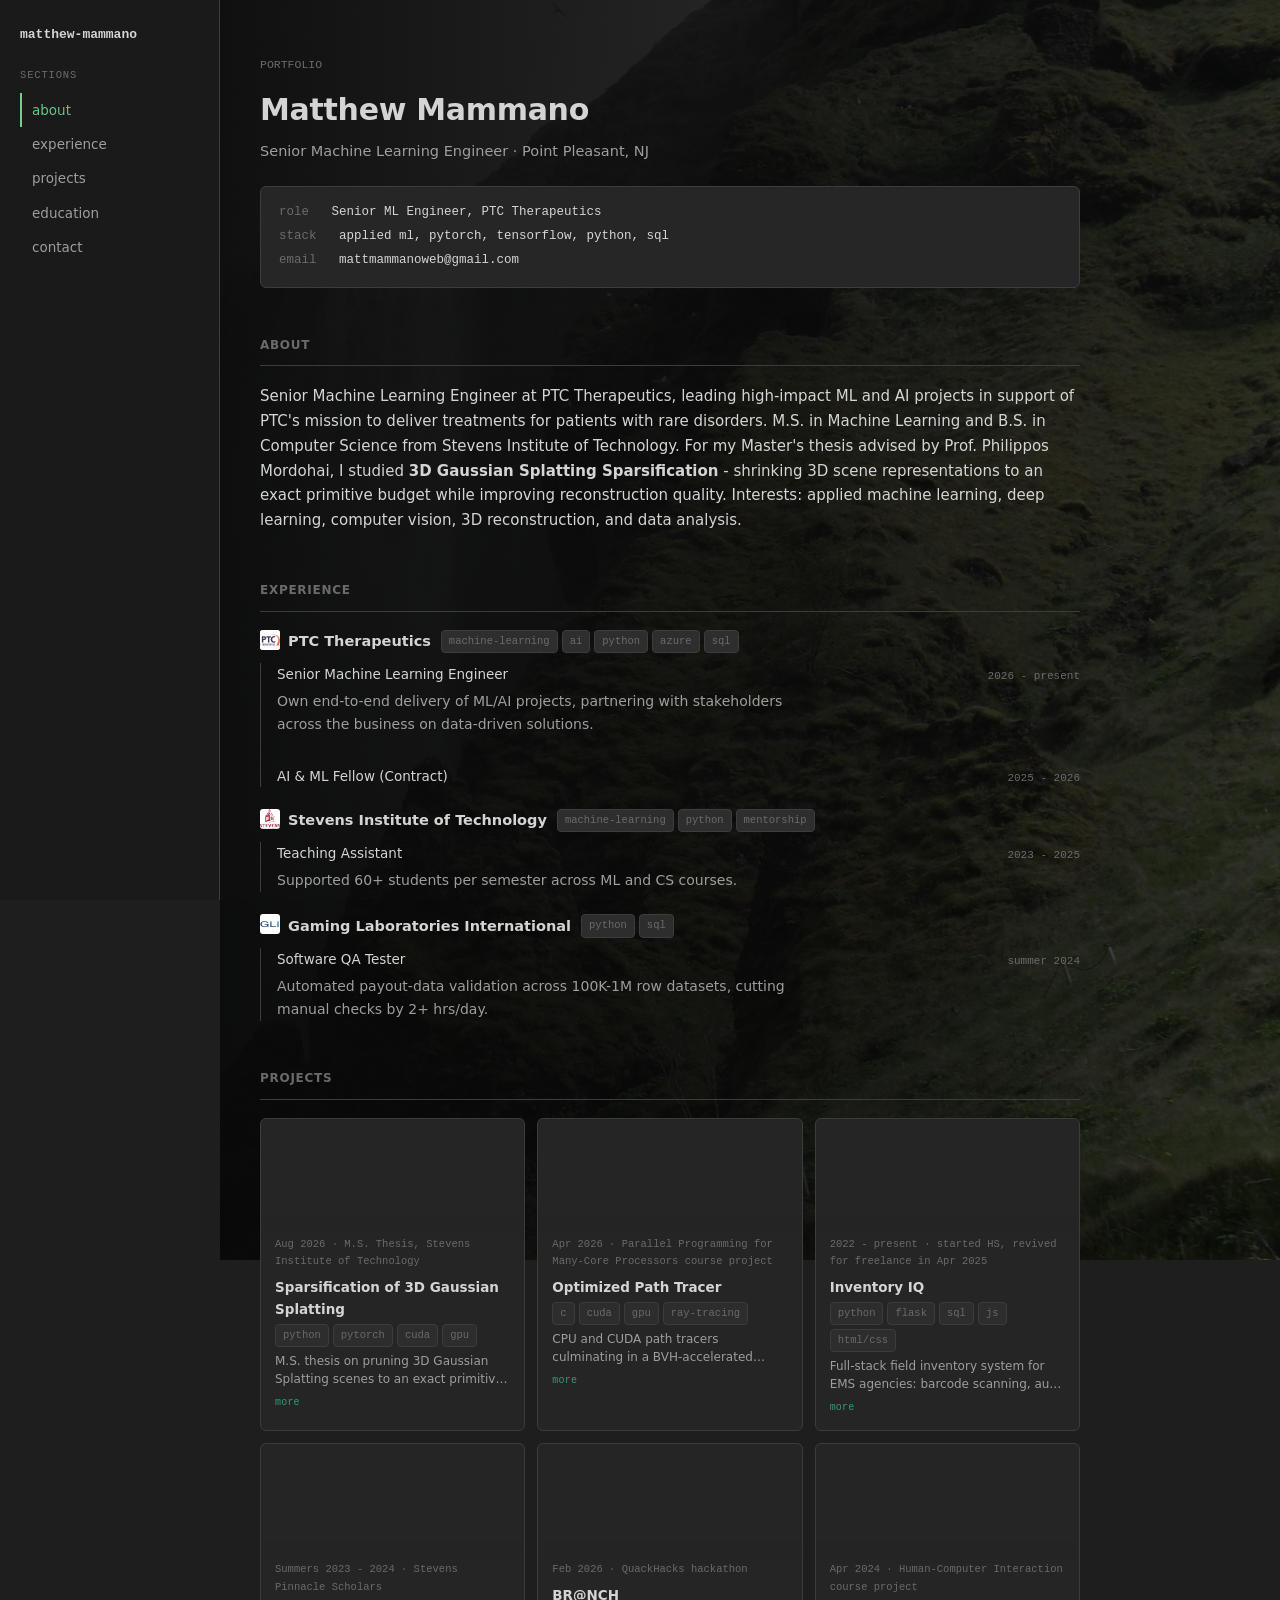
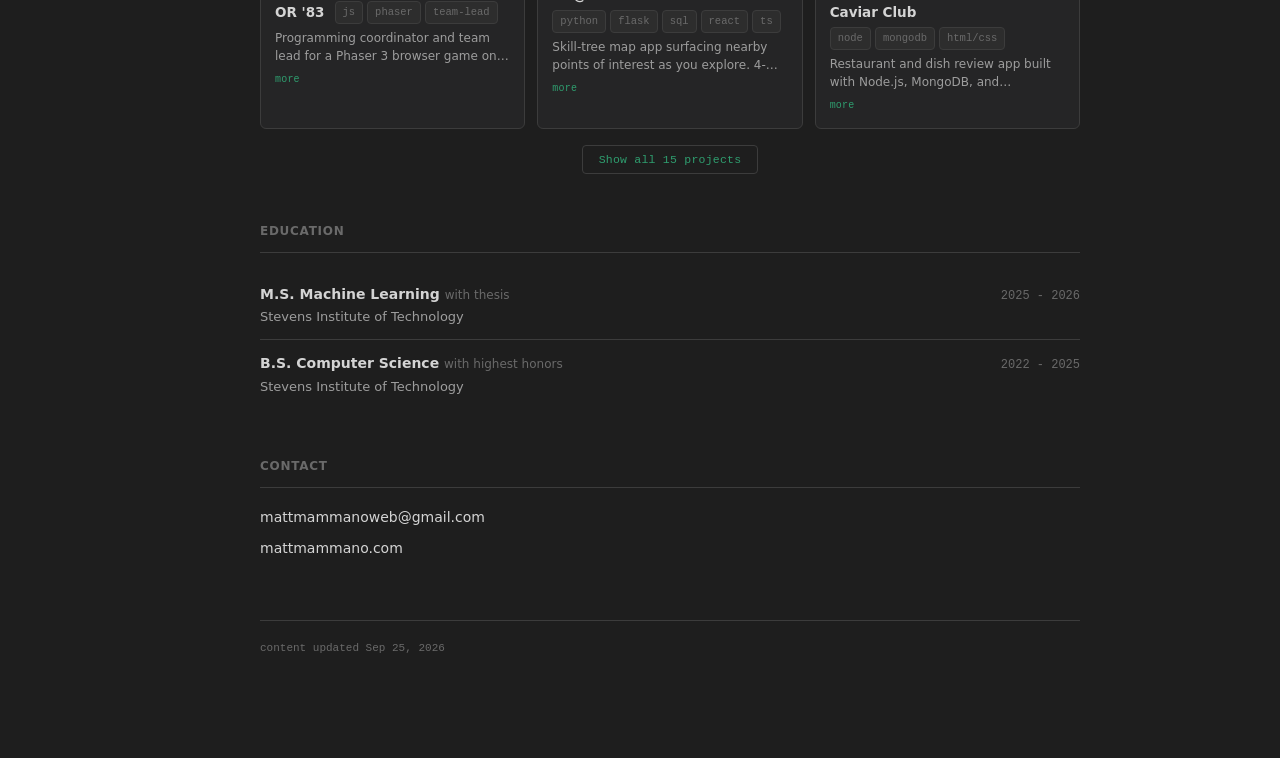
<file: index.html>
<!doctype html>
<html lang="en">
<head>
<meta charset="utf-8">
<meta http-equiv="Content-Security-Policy" content="default-src 'self'; script-src 'self'; style-src 'self' https://fonts.googleapis.com; font-src 'self' https://fonts.gstatic.com; img-src 'self' data:; connect-src 'self' https://github-contributions-api.jogruber.de; form-action 'none'; object-src 'none'; base-uri 'self'">
<meta name="viewport" content="width=device-width, initial-scale=1, viewport-fit=cover">
<title>Matthew Mammano | Senior Machine Learning Engineer</title>
<meta name="description" content="Matthew Mammano is a Senior Machine Learning Engineer at PTC Therapeutics with an M.S. in Machine Learning from Stevens Institute of Technology, working in applied ML, computer vision, and 3D reconstruction.">
<link rel="canonical" href="https://mattmammano.com/">
<meta property="og:type" content="profile">
<meta property="og:title" content="Matthew Mammano | Senior Machine Learning Engineer">
<meta property="og:description" content="Senior Machine Learning Engineer at PTC Therapeutics. M.S. in Machine Learning and B.S. in Computer Science from Stevens Institute of Technology.">
<meta property="og:url" content="https://mattmammano.com/">
<meta property="og:site_name" content="Matthew Mammano">
<meta property="og:locale" content="en_US">
<meta property="og:image" content="https://mattmammano.com/img/og-image.jpg">
<meta property="og:image:width" content="1200">
<meta property="og:image:height" content="630">
<meta property="og:image:alt" content="Waterfall in Iceland, photographed by Matthew Mammano">
<meta name="twitter:card" content="summary_large_image">
<meta name="twitter:title" content="Matthew Mammano | Senior Machine Learning Engineer">
<meta name="twitter:description" content="Senior Machine Learning Engineer at PTC Therapeutics. M.S. in Machine Learning and B.S. in Computer Science from Stevens Institute of Technology.">
<meta name="twitter:image" content="https://mattmammano.com/img/og-image.jpg">
<link rel="icon" type="image/png" sizes="32x32" href="Favicon/favicon-32x32.png">
<link rel="icon" type="image/png" sizes="16x16" href="Favicon/favicon-16x16.png">
<link rel="apple-touch-icon" sizes="180x180" href="Favicon/apple-touch-icon.png">
<link rel="mask-icon" href="Favicon/safari-pinned-tab.svg" color="#0c0c0c">
<link rel="manifest" href="Favicon/site.webmanifest">
<meta name="msapplication-config" content="Favicon/browserconfig.xml">
<meta name="msapplication-TileColor" content="#0c0c0c">
<meta name="theme-color" content="#0c0c0c">
<link rel="preconnect" href="https://fonts.googleapis.com">
<link rel="preconnect" href="https://fonts.gstatic.com" crossorigin>
<link rel="stylesheet" href="https://fonts.googleapis.com/css2?family=Roboto+Mono:wght@400;500;700&display=swap">
<link rel="stylesheet" href="style.css">
<script type="application/ld+json">
{
  "@context": "https://schema.org",
  "@type": "Person",
  "name": "Matthew Mammano",
  "url": "https://mattmammano.com/",
  "image": "https://mattmammano.com/img/og-image.jpg",
  "jobTitle": "Senior Machine Learning Engineer",
  "email": "mailto:mattmammanoweb@gmail.com",
  "worksFor": {
    "@type": "Organization",
    "name": "PTC Therapeutics"
  },
  "alumniOf": {
    "@type": "CollegeOrUniversity",
    "name": "Stevens Institute of Technology"
  },
  "address": {
    "@type": "PostalAddress",
    "addressLocality": "Point Pleasant",
    "addressRegion": "NJ",
    "addressCountry": "US"
  },
  "knowsAbout": [
    "Applied machine learning",
    "Deep learning",
    "Computer vision",
    "3D reconstruction",
    "3D Gaussian Splatting",
    "Data analysis"
  ],
  "sameAs": [
    "https://github.com/matthewmammano",
    "https://mattmammano.itch.io"
  ]
}
</script>
</head>
<body>
<div id="app"></div>
<noscript>
  <main>
    <h1>Matthew Mammano</h1>
    <p>Senior Machine Learning Engineer, Point Pleasant, NJ</p>
    <p>Senior Machine Learning Engineer at PTC Therapeutics, leading high-impact ML and AI projects in support of PTC's mission to deliver treatments for patients with rare disorders. M.S. in Machine Learning and B.S. in Computer Science from Stevens Institute of Technology.</p>
    <p><a href="mailto:mattmammanoweb@gmail.com">mattmammanoweb@gmail.com</a></p>
  </main>
</noscript>
<script src="script.js"></script>
</body>
</html>
</file>
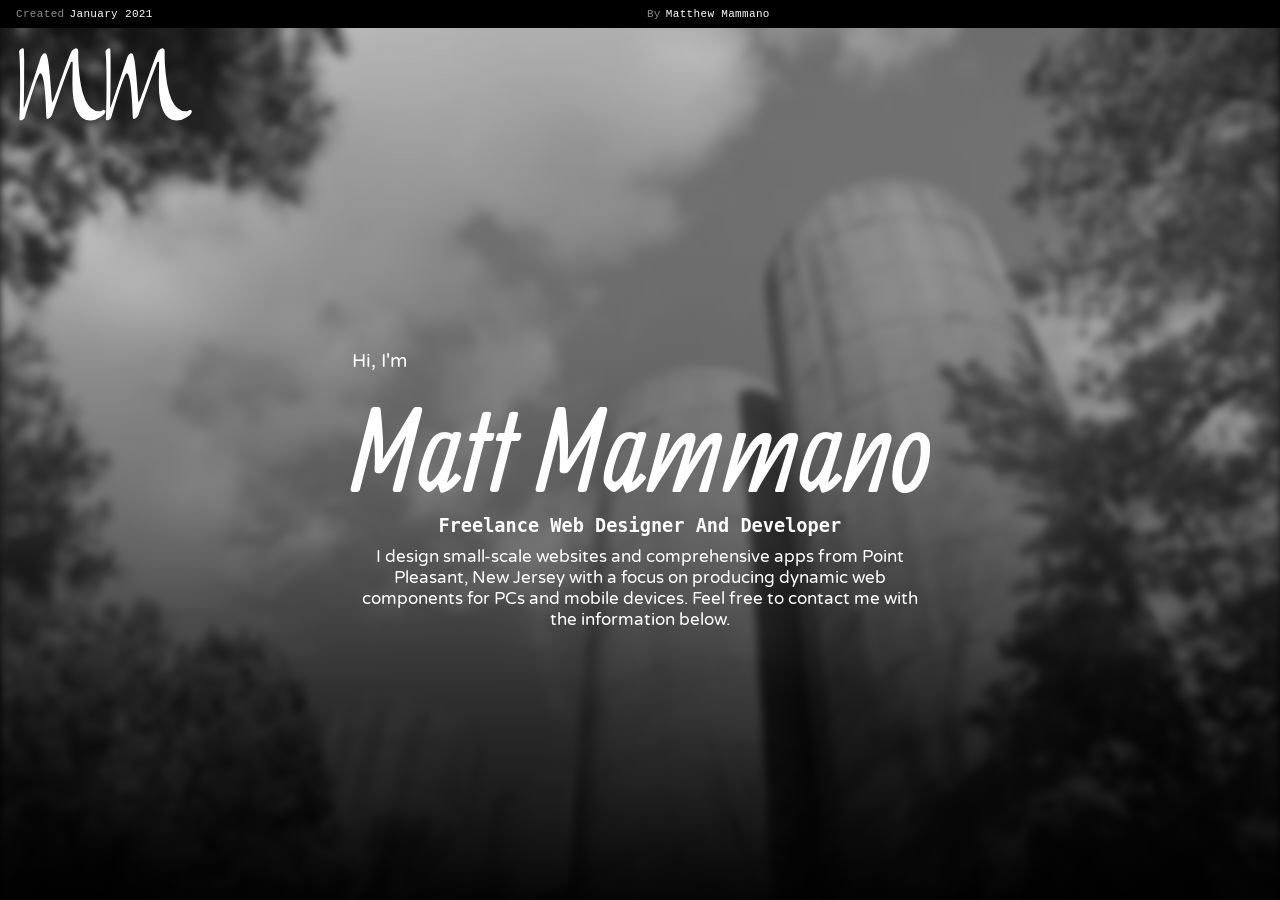
<file: version/5/index.html>
<!DOCTYPE html>
<html lang="en">
<head>
<meta charset="utf-8">
<meta name="viewport" content="width=device-width, initial-scale=1">
<title>Matt Mammano — Archived Site v5</title>
<link rel="stylesheet" href="../_shared/topbar.css">
</head>
<body>
<div id="archive-topbar" class="archive-topbar"></div>
<iframe class="archive-iframe" src="site.html" title="Archived site v5"></iframe>
<script src="../_shared/topbar.js"></script>
</body>
</html>
</file>
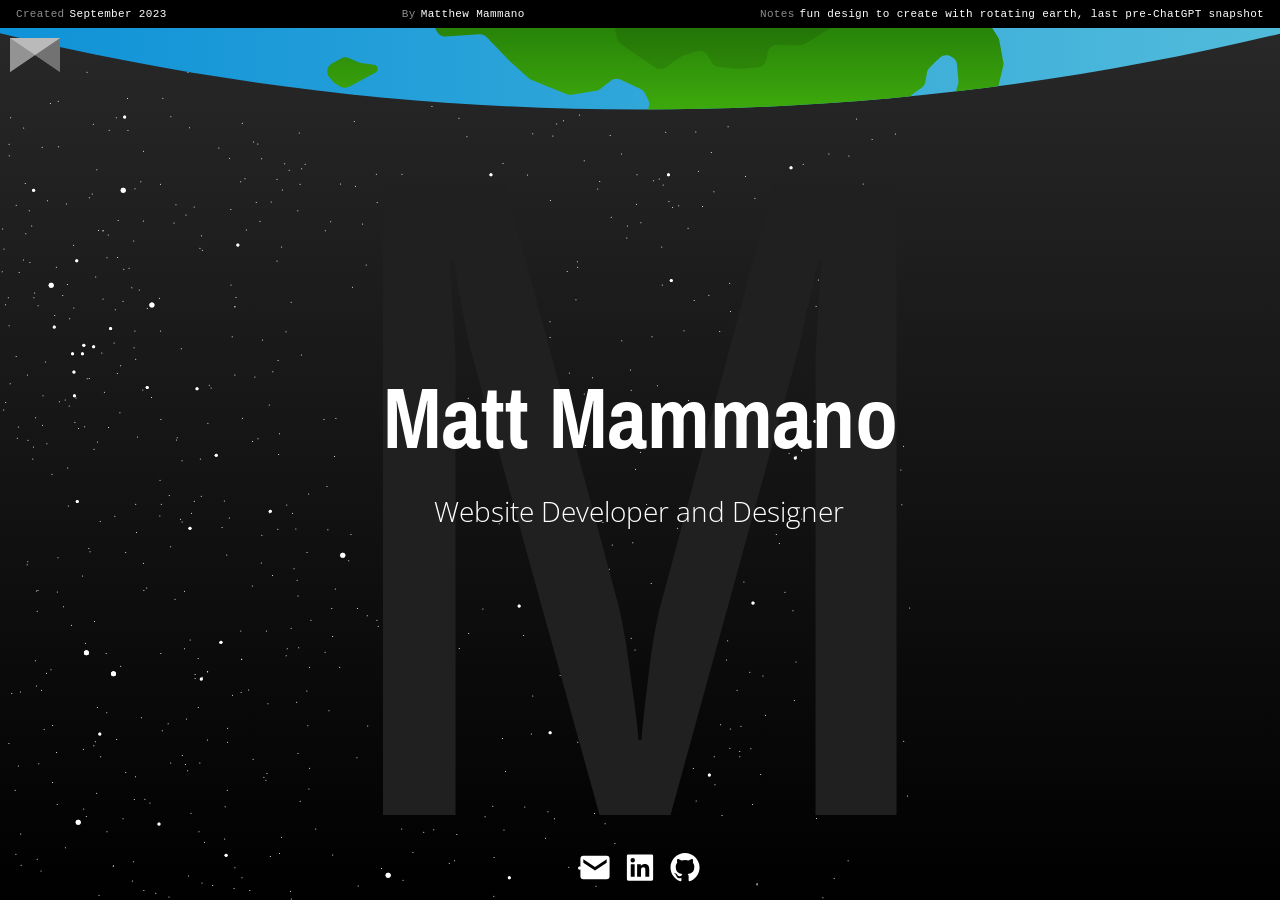
<file: version/6/index.html>
<!DOCTYPE html>
<html lang="en">
<head>
<meta charset="utf-8">
<meta name="viewport" content="width=device-width, initial-scale=1">
<title>Matt Mammano — Archived Site v6</title>
<link rel="stylesheet" href="../_shared/topbar.css">
</head>
<body>
<div id="archive-topbar" class="archive-topbar"></div>
<iframe class="archive-iframe" src="site.html" title="Archived site v6"></iframe>
<script src="../_shared/topbar.js"></script>
</body>
</html>
</file>
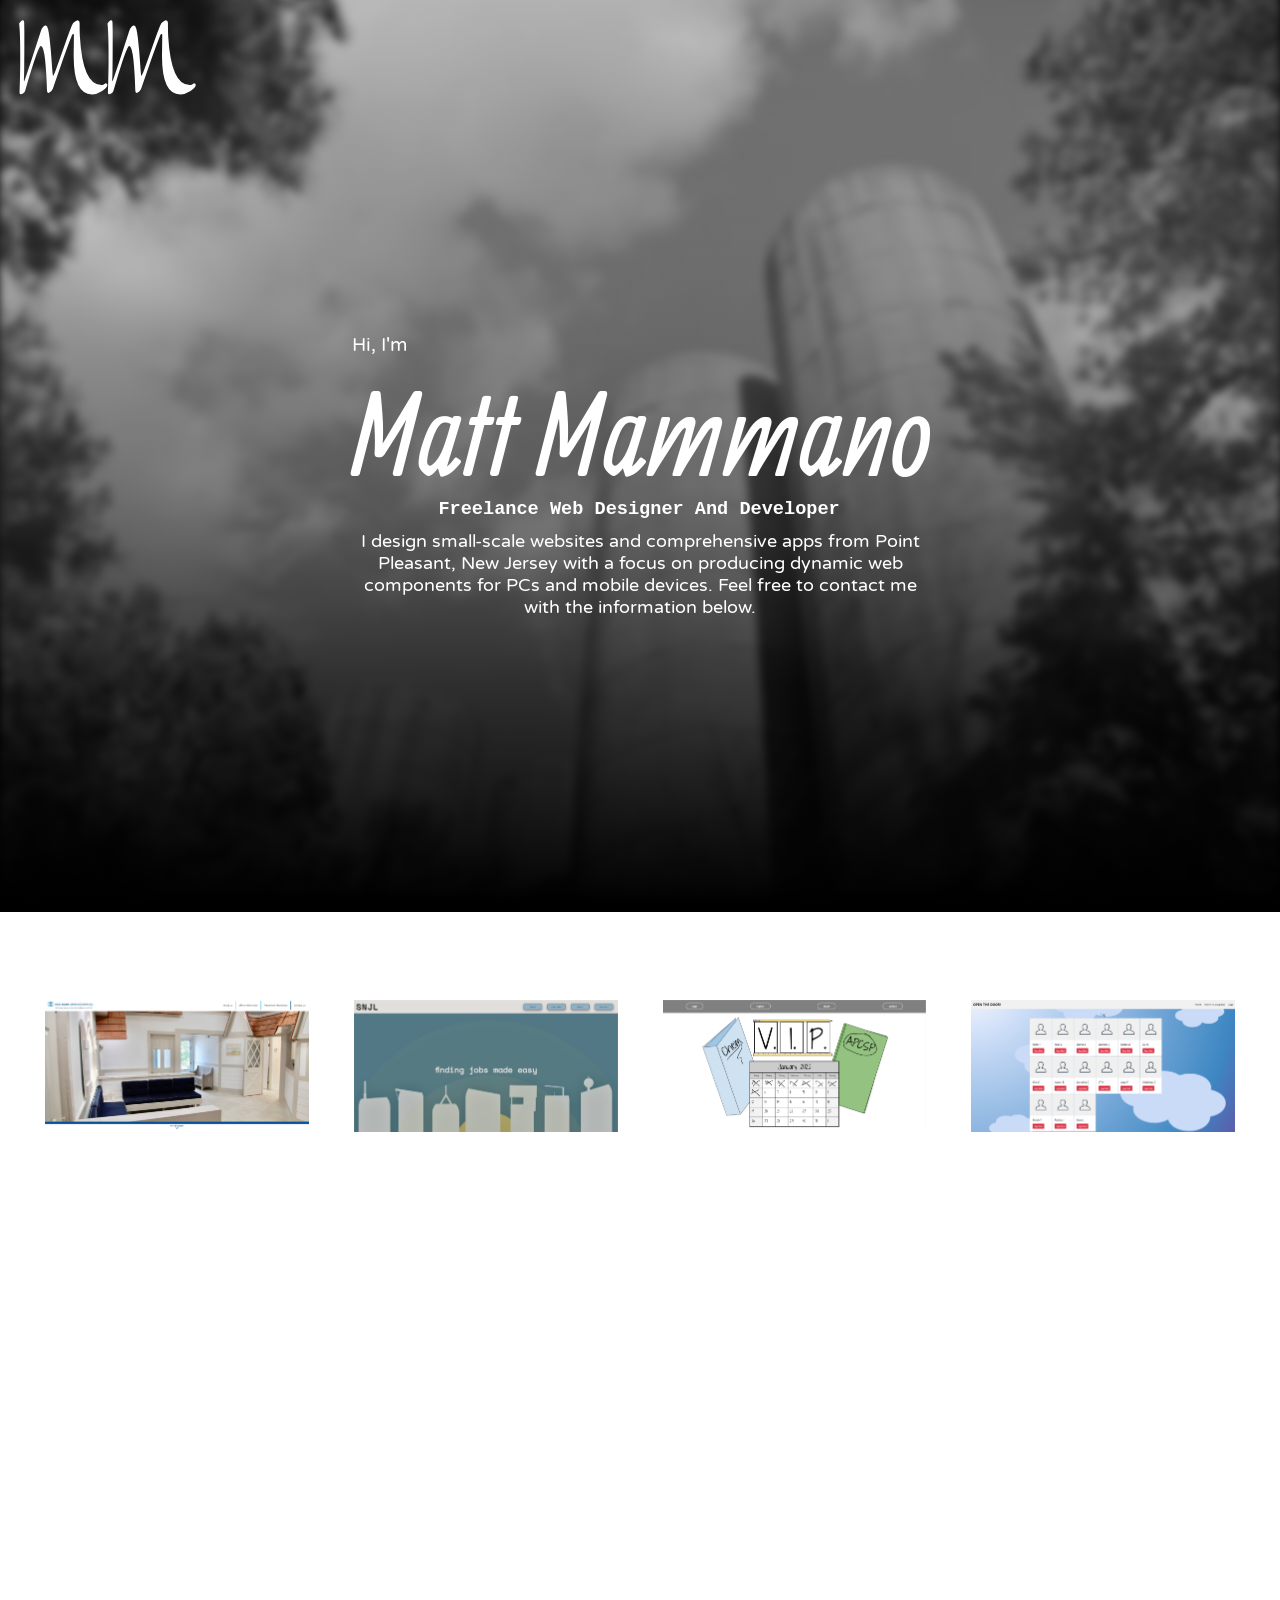
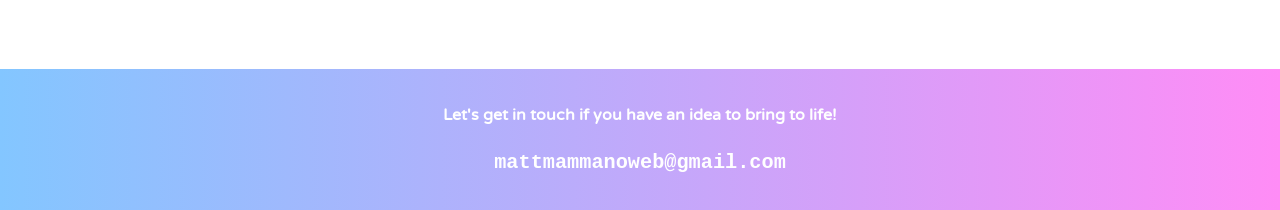
<file: version/5/site.html>
<!--

TODO:
  -bring to life CHANGE possibly [Let's get in touch if you have an idea to bring to life]
  -hyperlink congressional app
  -justifying text alignment external attact=hment thingy
-->

<!DOCTYPE html>
<html lang="en" dir="ltr">
  <head>
    <meta charset="utf-8">
    <meta name="viewport" content="width=device-width, initial-scale=1">
    <link rel="stylesheet" href="ss.css" type="text/css">
    <script src="include.js" type="text/javascript"></script>
    <title>Matt Mammano</title>
  </head>
  <body>
    <div class="landingPage">
      <div class="menuBar">
        <img src="Pics/initialsLogo.svg" class="initialsLogo" alt="MM">
        <!-- <img src="Pics/hamburger.svg" class="hamburger" alt="menu"> -->
      </div>
      <div class="bio" id="bio">
        <div id="bio1" class="bio1">Hi, I'm</div>
        <div class="bio2">
          <div id="bio2">
            Matt Mammano
          </div>
        </div>
        <div class="bio3">
          <div id="bio3">Freelance Web Designer and Developer</div>
        </div>
        <div class="bio4">I design small-scale websites and comprehensive apps from Point Pleasant, New Jersey with a focus on producing dynamic web components for PCs and mobile devices. Feel free to contact me with the information below.</div>
      </div>
      <img src="Pics/scrollArrow.svg" class="scrollArrow" id="scrollArrow" alt="scroll down">
    </div>
    <div class="worksPage" id="worksPage">
      <div class="work" id="work">
        <img onclick="window.location.href = 'https://redbankortho.com/';" src="Pics/worksImg1.svg"></img>
        <div class="workDesc">
          Red Bank Ortho (2020) - I designed and developed this website for Red Bank Orthodontics,
          to replace their old website. It allows you to make appointments online
          and fill out forms before you arrive. I also utilized dynamic styles to
          fit both mobile and desktop devices and new development techniques such as
          a menu bar and slideshow.
        </div>
      </div>
      <div id="work2" class="work">
        <img src="Pics/worksImg2.svg"></img>
        <div class="workDesc">
          Special Needs Job Locator (2019) - This website was made for the special needs class in my school and
          allows them to apply for jobs in their neighborhood. A large
          amount of students from that classroom normally become factory workers
          or do some type of manual labor - so I wanted to be able to
          provide alternatives for them. With this service, employers can sign
          up and make a job for students in the area to apply for. The teens
          can filter through the occupations by their interests and distance
          from their home.
        </div>
      </div>
      <div id="work3" class="work">
        <img src="Pics/worksImg3.svg"></img>
        <div class="workDesc">
          Virtual Interactive Planner (2019) - This web application - which I was the lead programmer for - won
          the Congressional App Challenge. It is a task manager website that
          is still in progress and will soon allow you to plan scheduled times
          for your homework and other activities throughout the day. Many students
          have trouble planning their school work and after-school activities
          that studies show can lead to anxiety and depression. This website attempts to
          prevent that and instead provides an easy to understand UI for all
          ages to plan their work.
        </div>
      </div>
      <div id="work4" class="work">
        <img src="Pics/worksImg4.svg"></img>
        <div class="workDesc">
          Open The Door (2019) - This website was made for the special needs class when
          one of the teachers confronted me about a problem they were having.
          Too many students were leaving the classroom and wandering around
          the halls for extended periods of time. This gave me the idea
          to make a sign-in/sign-out application that allows the students
          to easily enter where they are going and tap sign in when they
          return. Teachers are then able to print the data logs at the end of the day.
        </div>
      </div>
    </div>
    <div class="endPage">
      <div class="outside">
        <div class="main" id="main">Let's get in touch if you have an idea to bring to life!</div>
        <div class="sec">
          <div><a href="mailto:mattmammanoweb@gmail.com">mattmammanoweb@gmail.com</a></div>
        </div>
      </div>
    </div>
  </body>
</html>

<script type="text/javascript">
  var count = 0;
  window.setInterval(function() {
    if (count < 2) {
      fitty('#bio2', {minSize: 10, multiLine: true});
      fitty('#bio3', {minSize: 10, multiLine: true});
      // document.getElementById("zoomL").style.top = document.getElementById("bio1").getBoundingClientRect().top + "px";
      // document.getElementById("zoomL").style.left = document.getElementById("bio1").getBoundingClientRect().left + "px";
      // document.getElementById("zoomR").style.bottom = document.getElementById("bio1").getBoundingClientRect().bottom + "px";
      // document.getElementById("zoomR").style.right = document.getElementById("bio4").getBoundingClientRect().right + "px";

    }
    else if (count < 3) {
      if ((Math.abs(document.getElementById("work3").getBoundingClientRect().top - document.getElementById("work4").getBoundingClientRect().top) > 5) &&
          (Math.abs(document.getElementById("work2").getBoundingClientRect().top - document.getElementById("work3").getBoundingClientRect().top) < 5)) {
        document.getElementById("worksPage").style.gridTemplateColumns = "repeat(2, minmax(200px, 1fr))";
      }
    }
    else if (count < 4) {
      fitty('#main', {minSize: 10, multiLine: true});
    }
    count++;
  }, 1000);
</script>
</file>
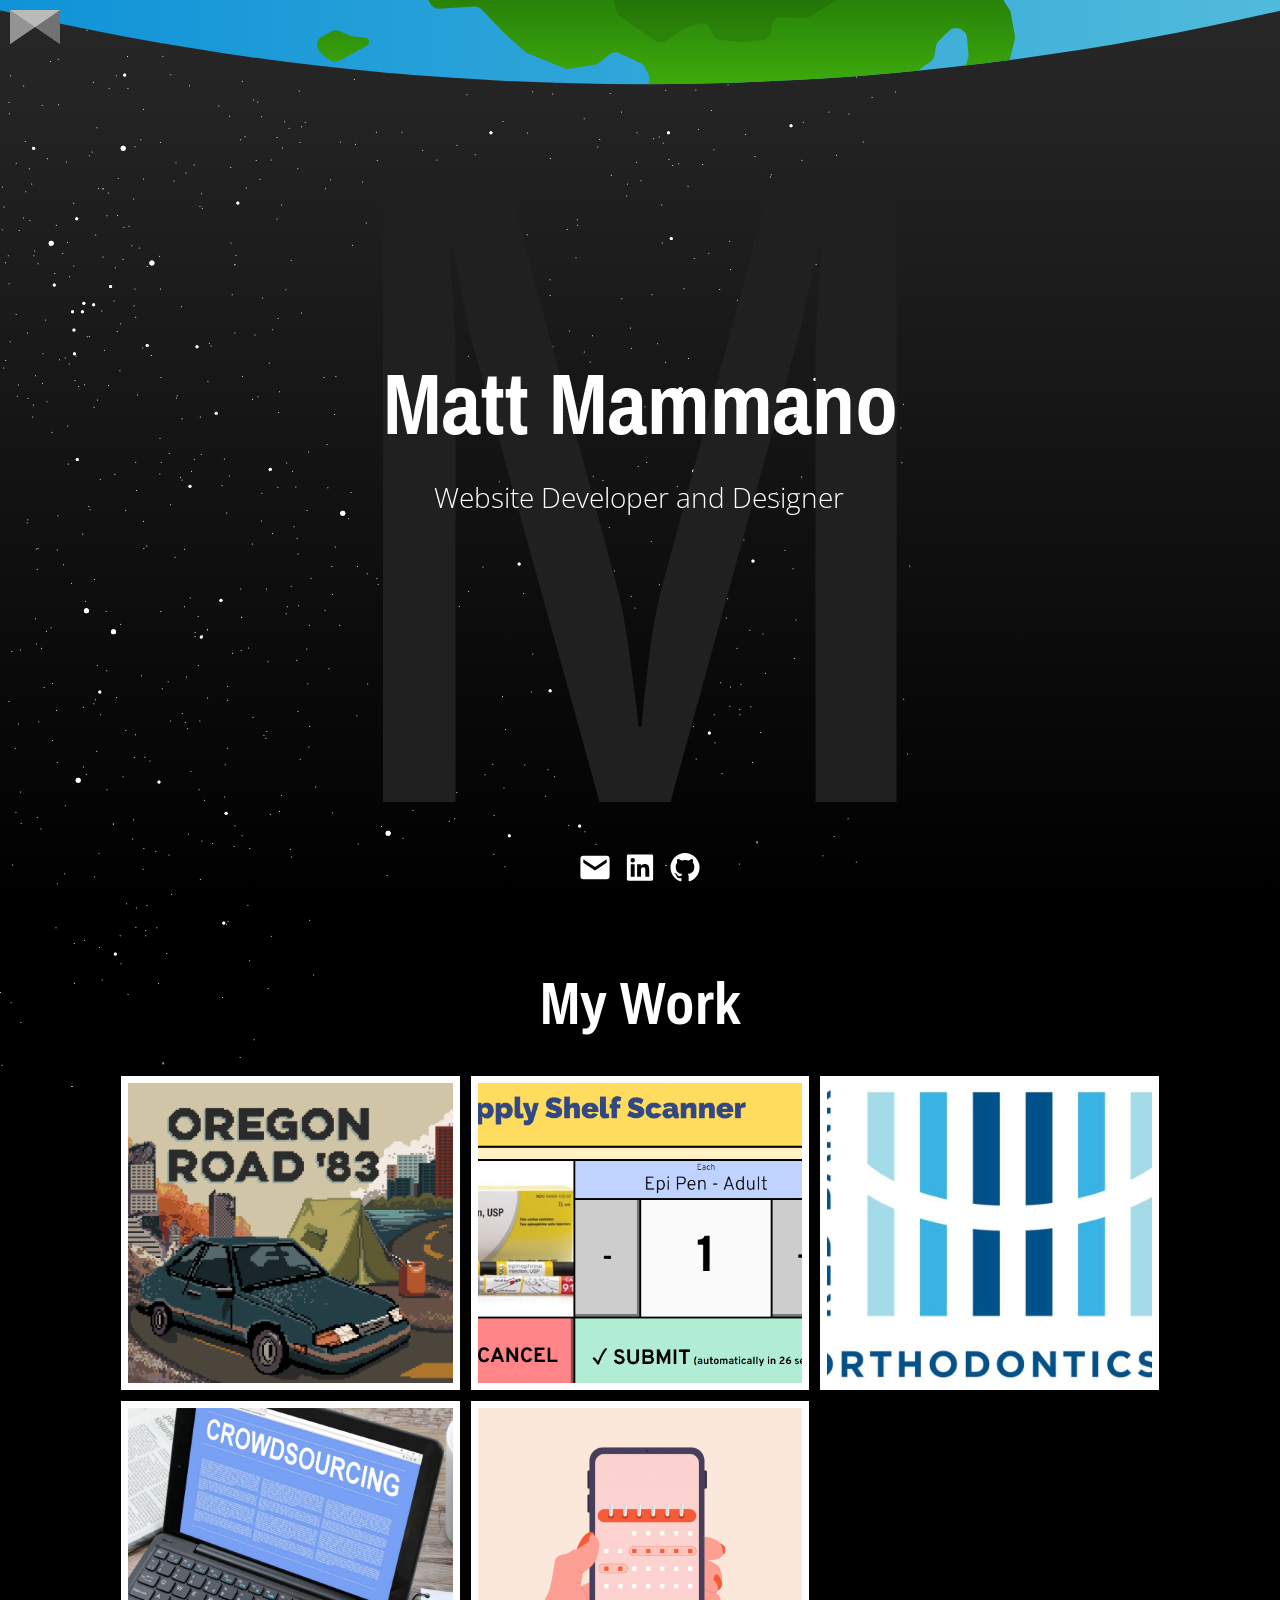
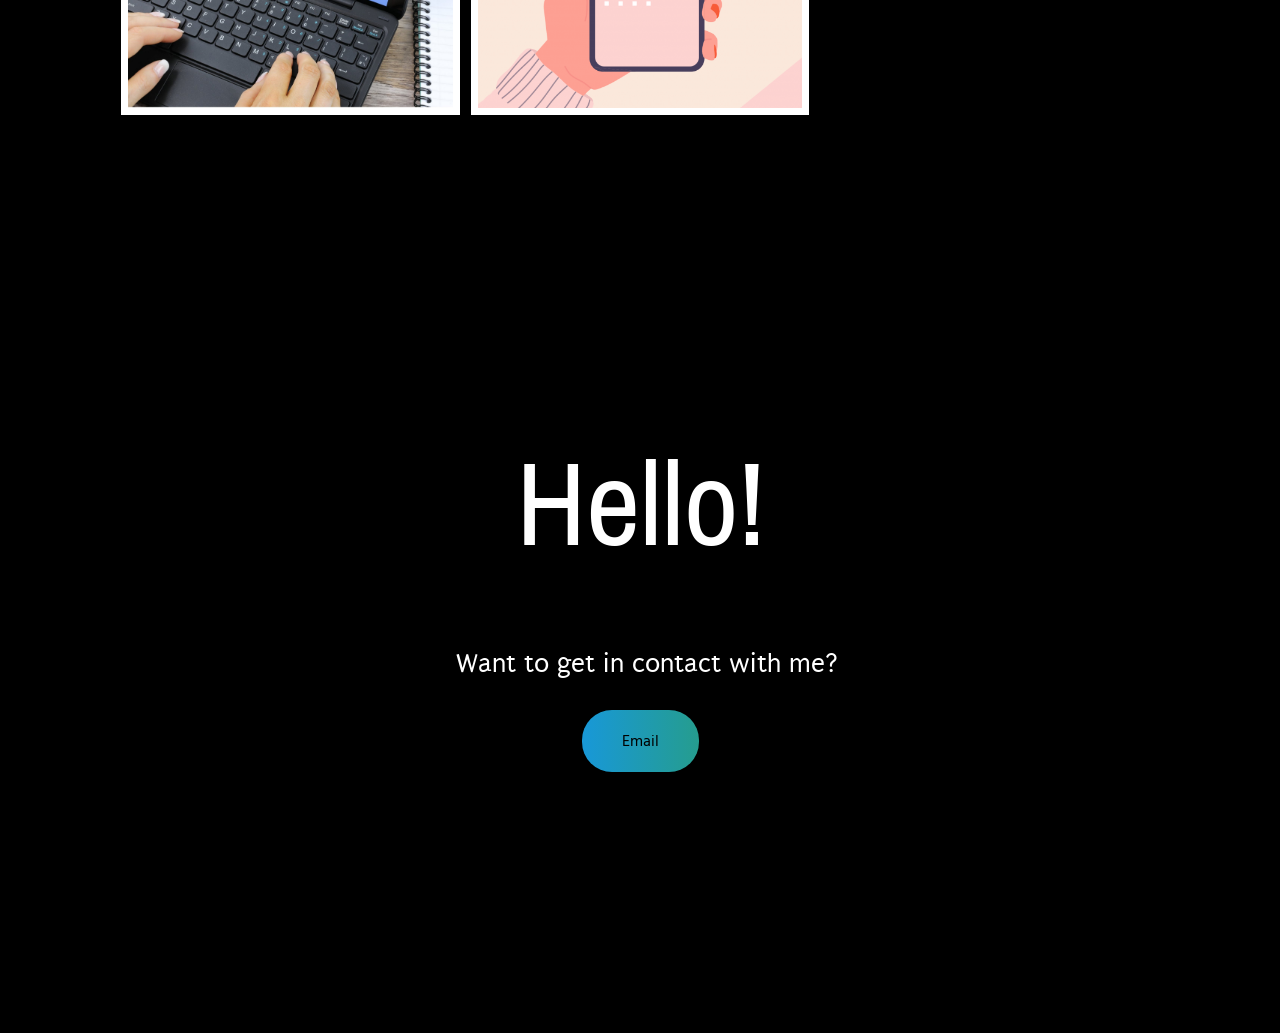
<file: version/6/site.html>
<!--

TODO:
  -Make stars more grey to not conflict for attention
  -Make a limit to the amount of times the title size changes bc it is fluxuating too much
  -Font sizes make
  -Fix Social Media img clearness by outlining the images
  -Separate css to ALL, page1, page2, page3 css files
  -Make works exact squares

-->
<!DOCTYPE html>
<html lang="en" dir="ltr">
  <head>
    <title>Matt Mammano - Web Dev/Designer</title>
    <meta name="maker" content="Matthew Mammano">
    <link rel="apple-touch-icon" sizes="180x180" href="Favicon/apple-touch-icon.png">
    <link rel="icon" type="image/png" sizes="32x32" href="Favicon/favicon-32x32.png">
    <link rel="icon" type="image/png" sizes="16x16" href="Favicon/favicon-16x16.png">
    <link rel="manifest" href="Favicon/site.webmanifest">
    <link rel="mask-icon" href="/safari-pinned-tab.svg" color="#5bbad5">
    <meta name="msapplication-TileColor" content="#da532c">
    <meta name="theme-color" content="#ffffff">
    <meta charset="utf-8">
    <meta name="viewport" content="width=device-width, initial-scale=1">
    <link rel="stylesheet" href="ss.css" type="text/css">
    <link rel="stylesheet" href="ssAni.css" type="text/css">
    <link rel="stylesheet" href="ssMQ.css" type="text/css">
    <script src="include.js" type="text/javascript"></script>
    <link rel="preconnect" href="https://fonts.gstatic.com">
    <link href="https://fonts.googleapis.com/css2?family=Open+Sans+Condensed:ital,wght@0,300;0,700;1,300&amp;family=Pragati+Narrow:wght@400;700&amp;display=swap" rel="stylesheet">
    <link href="https://fonts.googleapis.com/css2?family=Hind+Madurai:wght@300;400;500;600;700&display=swap" rel="stylesheet">
    <link href="https://fonts.googleapis.com/css2?family=Puritan:ital,wght@0,400;0,700;1,400;1,700&display=swap" rel="stylesheet">
</head>
  <body>
    <div class="page1">
      <div class="fullBackground"><img src="Pics/Stars.svg"></div>
      <img class="logoImg" src="Pics/Logo.svg" alt="MM">
      <div class="earthContainer">
        <div class="secondEarthContainer">
          <img src="Pics/Earth.svg">
        </div>
      </div>
      <div id="MContainerOuter" class="MContainerOuter">
        <div id="M" class="MContainer"><img src="Pics/M.svg"></div>
      </div>
      <div class="titleContainer" id="titleContainer">
        <div id="title1" class="title1">Matt Mammano</div>
        <div class="title2Container">
          <div id="title2" class="title2">Website Developer and Designer</div>
        </div>
        <!-- <div id="loadingPercent" class="loadingPercent">0%</div> -->
      </div>
      <div class="socialLinks">
        <img src="Pics/newLinkIcons/2.svg" alt="Email" style="cursor: pointer;" onclick="window.open('mailto: mmammano@stevens.edu','_blank')">
        <img src="Pics/newLinkIcons/3.svg" alt="LinkedIn" style="cursor: pointer;" onclick="window.open('https://linkedin.com/in/mmammano','_blank')">
        <img src="Pics/newLinkIcons/4.svg" alt="GitHub" style="cursor: pointer;" onclick="window.open('https://github.com/matthewmammano','_blank')">
      </div>
    </div>
    <div class="page2">
      <div class="workTitle">My Work</div>
      <div class="workContainer">
        <div class="textyWithIMG">
          <div class="texty">
            <div class="textyInside">
              <div class="texty1">
                <a href="https://alexwellerstein.com/projects/oregon-road-83/" target="_blank">OR '83 (5/23)</a>
              </div>
              <div class="texty2">
Managed a team of six programmers, delegating tasks based on their skill levels, resulting in the successful and timely completion of ten projects, surpassing anticipated outcomes as part of the Pinnacle Scholar Program
<br>Performed bi-weekly progress assessments to boost team motivation and cohesion
<br>Implemented a food management system and updated the traveling scene utilizing JavaScript, HTML / CSS, and the Phaser 3 game development library in the Node.js environment
<br>Established comprehensive feature guidelines for future contributions, ensuring code scalability and modularity
              </div>
              <div class="buttonContainer">
                <button onclick="window.open('https://alexwellerstein.com/projects/oregon-road-83/','_blank')" >Visit Website</button>
              </div>
            </div>
          </div>
          <img src="Pics/Works/or83.png">
        </div>
        <div class="textyWithIMG">
          <div class="texty">
            <div class="textyInside">
              <div class="texty1">
                <a href="https://alexwellerstein.com/projects/oregon-road-83/" target="_blank">Shelf Scanner (6/22)</a>
              </div>
              <div class="texty2">
Decreased yearly spending on medical supplies by $13,000 from 2021 to 2023 by engineering an online inventory management application for over 5,000 medical supplies using JavaScript, PHP, SQL, and HTML / CSS
<br>Increased user input efficiency by 200% by integrating a UPC scanner and Raspberry Pi touchscreen interface
<br>Eliminated supply shortages by alerting administration of inventory depletion to guarantee timely replenishment              </div>
              <div class="buttonContainer">
                <button>App is Private :(</button>
              </div>
            </div>
          </div>
          <img src="Pics/Works/scanning.png">
        </div>
        <div class="textyWithIMG">
          <div class="texty">
            <div class="textyInside">
              <div class="texty1">
                <a href="https://redbankortho.com" target="_blank">Red Bank Ortho (6/20)</a>
              </div>
              <div class="texty2">
Collaborated with client to actualize their vision into a functional website, aligning with industry best practices
<br>Leveraged JavaScript and HTML / CSS to create an intuitive front-end design, encompassing key features such as customer appointment requests, dynamic slideshows, and an efficient header for seamless navigation
              </div>
              <div class="buttonContainer">
                <button onclick="window.open('https://redbankortho.com','_blank')" >Visit Website</button>
              </div>
            </div>
          </div>
          <img src="Pics/Works/redBank.jpg">
        </div>
        <div class="textyWithIMG">
          <div class="texty">
            <div class="textyInside">
              <div class="texty1">
                <a href="https://ieeexplore.ieee.org/document/9701643" target="_blank">Research (7/21)</a>
              </div>
              <div class="texty2">
Title: Constructing the Ideal Components of Crowdsourcing Platforms for Higher Education
<br>Journal: 2021 IEEE MIT Undergraduate Research Technology Conference
<br>Conducted an in-depth analysis of key functionalities and design attributes of prominent crowdsourcing platforms, evaluating their effectiveness in attracting users and facilitating seamless navigation
<br>Constructed a web application prototype combining optimal features from various crowdsourcing sites to serve as a blueprint for future platform designs employing a tech stack of JavaScript, PHP, SQL, and HTML / CSS
              </div>
              <div class="buttonContainer">
                <button onclick="window.open('https://ieeexplore.ieee.org/document/9701643','_blank')" >Visit Website</button>
              </div>
            </div>
          </div>
          <img src="Pics/Works/crowdsource.jpg">
        </div>
        <div class="textyWithIMG">
          <div class="texty">
            <div class="textyInside">
              <div class="texty1">
                <a href="https://www.monmouth.edu/school-of-science/documents/2019/08/2019-srp-abstract-book.pdf" target="_blank">Research (8/19)</a>
              </div>
              <div class="texty2">
Title: ActionTime: A Web Application Motivating Children for Good Habits
<br>Journal: Monmouth University School of Science - 11th Annual Summer Research Program Symposium
<br>Explored time management tools tailored for students, identifying the most impactful methods, employing technologies such as JavaScript, PHP, SQL, HTML / CSS, and the Google Calendar API
<br>Devised an algorithm-based prioritization system for organizing assignments by importance, integrated with a website offering task input, calendar visualization, and color-coded categorization
              </div>
              <div class="buttonContainer">
                <button onclick="window.open('https://www.monmouth.edu/school-of-science/documents/2019/08/2019-srp-abstract-book.pdf','_blank')" >Visit Website</button>
              </div>
            </div>
          </div>
          <img src="Pics/Works/calendar.png">
        </div>
      </div>
    </div>
    <div class="page3">
      <div class="page3Container">
        <div class="t-1"><div id="t-1">Hello!</div></div>
        <div class="t-2"><div id="t-2">Want to get in contact with me?</div></div>
        <div class="t-3">
          <div id="t-3">
            <div style="justify-self: center;"><div><button style="cursor: pointer;" onclick="window.open('mailto: mmammano@stevens.edu','_blank')" class="contactyButton">Email</button></div></div>
          </div>
        </div>
      </div>
    </div>
  </body>
</html>

<script type="text/javascript">
  !function(e,t){if("function"==typeof define&&define.amd)define(["module","exports"],t);else if("undefined"!=typeof exports)t(module,exports);else{var n={exports:{}};t(n,n.exports),e.fitty=n.exports}}(this,function(e,t){"use strict";Object.defineProperty(t,"__esModule",{value:!0});var g=Object.assign||function(e){for(var t=1;t<arguments.length;t++){var n=arguments[t];for(var i in n)Object.prototype.hasOwnProperty.call(n,i)&&(e[i]=n[i])}return e};t.default=function(n){if(n){var r={IDLE:0,DIRTY_CONTENT:1,DIRTY_LAYOUT:2,DIRTY:3},i=[],e=null,o="requestAnimationFrame"in n?function(){n.cancelAnimationFrame(e),e=n.requestAnimationFrame(function(){return l(i.filter(function(e){return e.dirty&&e.active}))})}:function(){},t=function(t){return function(){i.forEach(function(e){return e.dirty=t}),o()}},l=function(e){e.filter(function(e){return!e.styleComputed}).forEach(function(e){e.styleComputed=s(e)}),e.filter(f).forEach(d);var t=e.filter(c);t.forEach(u),t.forEach(function(e){d(e),a(e)}),t.forEach(p)},a=function(e){return e.dirty=r.IDLE},u=function(e){e.availableWidth=e.element.parentNode.clientWidth,e.currentWidth=e.element.scrollWidth,e.previousFontSize=e.currentFontSize,e.currentFontSize=Math.min(Math.max(e.minSize,e.availableWidth/e.currentWidth*e.previousFontSize),e.maxSize),e.whiteSpace=e.multiLine&&e.currentFontSize===e.minSize?"normal":"nowrap"},c=function(e){return e.dirty!==r.DIRTY_LAYOUT||e.dirty===r.DIRTY_LAYOUT&&e.element.parentNode.clientWidth!==e.availableWidth},s=function(e){var t=n.getComputedStyle(e.element,null);e.currentFontSize=parseFloat(t.getPropertyValue("font-size")),e.display=t.getPropertyValue("display"),e.whiteSpace=t.getPropertyValue("white-space")},f=function(e){var t=!1;return!e.preStyleTestCompleted&&(/inline-/.test(e.display)||(t=!0,e.display="inline-block"),"nowrap"!==e.whiteSpace&&(t=!0,e.whiteSpace="nowrap"),e.preStyleTestCompleted=!0,t)},d=function(e){e.element.style.whiteSpace=e.whiteSpace,e.element.style.display=e.display,e.element.style.fontSize=e.currentFontSize+"px"},p=function(e){e.element.dispatchEvent(new CustomEvent("fit",{detail:{oldValue:e.previousFontSize,newValue:e.currentFontSize,scaleFactor:e.currentFontSize/e.previousFontSize}}))},y=function(e,t){return function(){e.dirty=t,e.active&&o()}},m=function(e){e.originalStyle={whiteSpace:e.element.style.whiteSpace,display:e.element.style.display,fontSize:e.element.style.fontSize},w(e),e.newbie=!0,e.dirty=!0,i.push(e)},v=function(t){return function(){i=i.filter(function(e){return e.element!==t.element}),t.observeMutations&&t.observer.disconnect(),t.element.style.whiteSpace=t.originalStyle.whiteSpace,t.element.style.display=t.originalStyle.display,t.element.style.fontSize=t.originalStyle.fontSize}},S=function(e){return function(){e.active||(e.active=!0,o())}},h=function(e){return function(){return e.active=!1}},w=function(e){e.observeMutations&&(e.observer=new MutationObserver(y(e,r.DIRTY_CONTENT)),e.observer.observe(e.element,e.observeMutations))},b={minSize:16,maxSize:512,multiLine:!0,observeMutations:"MutationObserver"in n&&{subtree:!0,childList:!0,characterData:!0}},z=null,T=function(){n.clearTimeout(z),z=n.setTimeout(t(r.DIRTY_LAYOUT),E.observeWindowDelay)},F=["resize","orientationchange"];return Object.defineProperty(E,"observeWindow",{set:function(e){var t=(e?"add":"remove")+"EventListener";F.forEach(function(e){n[t](e,T)})}}),E.observeWindow=!0,E.observeWindowDelay=100,E.fitAll=t(r.DIRTY),E}function D(e,t){var n=g({},b,t),i=e.map(function(e){var t=g({},n,{element:e,active:!0});return m(t),{element:e,fit:y(t,r.DIRTY),unfreeze:S(t),freeze:h(t),unsubscribe:v(t)}});return o(),i}function E(e){var t,n=1<arguments.length&&void 0!==arguments[1]?arguments[1]:{};return"string"==typeof e?D((t=document.querySelectorAll(e),[].slice.call(t)),n):D([e],n)[0]}}("undefined"==typeof window?null:window),e.exports=t.default});

  var x = 0;
  var fit = window.setInterval(function() {
    if (x > 5) window.clearInterval(fit);
    fitty('#title1', {minSize: 2, multiLine: false});
    fitty('#title2', {minSize: 2, multiLine: false});
    fitty('#t-1', {minSize: 2, multiLine: false});
    fitty('#t-2', {minSize: 2, multiLine: false});
    //fitty('#t-3', {minSize: 2, multiLine: false});
    fitty('#t-4', {minSize: 2, multiLine: false});
    x++;
  }, 50);

</script>
</file>
<file: style.css>
:root {
  --bg: #1e1e1e;
  --surface: #252526;
  --surface-2: #2d2d2d;
  --border: #3c3c3c;
  --ink: #d4d4d4;
  --ink-soft: #9d9d9d;
  --ink-dim: #6a6a6a;
  --accent: #6fcf8a;
  --accent-2: #2f9e6f;
  --accent-gradient: linear-gradient(120deg, var(--accent), var(--accent-2));
  --mono: "Roboto Mono", ui-monospace, monospace;
}

* {
  box-sizing: border-box;
}

::selection {
  background: var(--accent-2);
  color: #0c0c0c;
}

html {
  color-scheme: dark;
  scroll-behavior: smooth;
}

@media (prefers-reduced-motion: reduce) {
  html {
    scroll-behavior: auto;
  }
}

body {
  margin: 0;
  background: var(--bg);
  color: var(--ink);
  font-family: -apple-system, "Segoe UI", system-ui, sans-serif;
  font-size: 15px;
  line-height: 1.65;
  -webkit-font-smoothing: antialiased;
  position: relative;
}

body::before {
  content: "";
  position: fixed;
  inset: 0;
  z-index: 2;
  pointer-events: none;
  opacity: 0.035;
  mix-blend-mode: overlay;
  background-image: url("data:image/svg+xml,%3Csvg xmlns='http://www.w3.org/2000/svg' width='120' height='120'%3E%3Cfilter id='n'%3E%3CfeTurbulence type='fractalNoise' baseFrequency='0.9' numOctaves='2' stitchTiles='stitch'/%3E%3C/filter%3E%3Crect width='100%25' height='100%25' filter='url(%23n)'/%3E%3C/svg%3E");
}

/* photo spans the page right of the sidebar; the dark gradient tint (same color as --bg) fades
   it out toward the text side without fully hiding it. Box is taller than the viewport (140vh)
   so it always fully covers it; the extra 40vh hangs below at rest and the scroll listener in
   script.js translates it up into view, reaching the full 40vh exactly at the true bottom of the
   page (recomputed live, so it tracks the projects grid expanding/collapsing) */
.bg-image {
  position: fixed;
  top: 0;
  left: 220px;
  right: 0;
  height: 140vh;
  z-index: 0;
  pointer-events: none;
  display: none;
  will-change: transform;
  background-image:
    linear-gradient(to left, rgba(30, 30, 30, 0.3) 0%, rgba(30, 30, 30, 0.72) 45%, rgba(30, 30, 30, 0.94) 100%),
    url("img/waterfall.jpg");
  background-size: cover, cover;
  background-position: right center, right center;
  background-repeat: no-repeat, no-repeat;
  filter: grayscale(0.35) brightness(0.48) contrast(1.05);
}

@media (min-width: 1150px) {
  .bg-image {
    display: block;
  }
}

.mono {
  font-family: var(--mono);
}

a {
  color: inherit;
  text-decoration: none;
}

code {
  font-family: var(--mono);
  font-size: 0.85em;
  background: var(--surface-2);
  border: 1px solid var(--border);
  border-radius: 4px;
  padding: 1px 6px;
}

/* gradient-text hover/active links: shared by sidebar nav, meta-block, project cards, contact list */
.sidebar nav a.active,
.meta-block a:hover,
.card h3 a:hover,
.contact-list a:hover {
  background-image: var(--accent-gradient);
  background-clip: text;
  -webkit-background-clip: text;
  color: transparent;
}

.layout {
  display: grid;
  grid-template-columns: 220px 1fr;
  min-height: 100vh;
  position: relative;
  z-index: 1;
}

.sidebar {
  position: sticky;
  top: 0;
  align-self: start;
  height: 100vh;
  background: #191919;
  border-right: 1px solid var(--border);
  padding: 24px 20px;
  z-index: 2;
}

.brand {
  font-family: var(--mono);
  font-weight: 700;
  font-size: 13px;
  color: var(--ink);
  margin-bottom: 22px;
  cursor: default;
}

.nav-group-label {
  font-family: var(--mono);
  font-size: 10.5px;
  letter-spacing: 0.08em;
  color: var(--ink-dim);
  margin: 0 0 8px;
}

.sidebar nav {
  display: flex;
  flex-direction: column;
}

.sidebar nav a {
  font-size: 13.5px;
  color: var(--ink-soft);
  padding: 6px 10px;
  border-left: 2px solid transparent;
  white-space: nowrap;
}

.sidebar nav a:hover {
  color: var(--ink);
  border-color: var(--ink-dim);
}

.sidebar nav a.active {
  border-color: var(--accent);
}

@media (max-width: 820px) {
  .layout {
    grid-template-columns: 1fr;
  }

  .sidebar {
    display: none;
  }
}

main.content {
  max-width: 900px;
  min-width: 0;
  padding: 56px 40px 100px;
  position: relative;
}

@media (max-width: 820px) {
  main.content {
    padding: 36px max(20px, env(safe-area-inset-right)) 80px max(20px, env(safe-area-inset-left));
  }
}

.eyebrow {
  font-family: var(--mono);
  font-size: 11.5px;
  color: var(--ink-dim);
  margin: 0 0 10px;
}

h1 {
  font-size: 30px;
  font-weight: 700;
  letter-spacing: -0.01em;
  margin: 0 0 6px;
}

.role {
  font-size: 14.5px;
  color: var(--ink-soft);
  margin: 0 0 22px;
}

.meta-block {
  background: var(--surface);
  border: 1px solid var(--border);
  border-radius: 6px;
  padding: 14px 18px;
  font-family: var(--mono);
  font-size: 12.5px;
  line-height: 1.9;
  margin-bottom: 40px;
}

.meta-block .k {
  color: var(--ink-dim);
}

.meta-block .v {
  color: var(--ink);
}

section {
  margin-top: 48px;
  scroll-margin-top: 24px;
}

section h2 {
  font-size: 12px;
  font-weight: 700;
  letter-spacing: 0.06em;
  text-transform: uppercase;
  color: var(--ink-dim);
  margin: 0 0 18px;
  padding-bottom: 10px;
  border-bottom: 1px solid var(--border);
}

.section-note {
  text-transform: none;
  letter-spacing: normal;
  font-weight: 400;
}

.about p {
  max-width: 62ch;
  color: var(--ink-soft);
}

.about strong {
  color: var(--ink);
}

.role-item {
  margin-bottom: 22px;
}

.role-item:last-child {
  margin-bottom: 0;
}

.role-item-head,
.role-sub-item-head {
  display: flex;
  justify-content: space-between;
  align-items: baseline;
  flex-wrap: wrap;
  gap: 2px 14px;
}

.role-item-title {
  font-weight: 600;
  font-size: 14.5px;
}

.role-item-meta {
  font-family: var(--mono);
  font-size: 11.5px;
  color: var(--ink-dim);
  white-space: nowrap;
}

.role-item p,
.role-sub-item p {
  margin: 5px 0 0;
  color: var(--ink-soft);
  font-size: 14px;
  max-width: 58ch;
}

.role-head {
  display: flex;
  align-items: flex-start;
  gap: 8px;
}

.role-logo {
  width: 20px;
  height: 20px;
  object-fit: cover;
  background: #fff;
  border-radius: 3px;
  flex-shrink: 0;
}

.role-group-title {
  font-weight: 600;
  font-size: 14.5px;
  line-height: 1;
  margin: 0;
}

.role-sub-list {
  display: flex;
  flex-direction: column;
  gap: 28px;
  padding-left: 16px;
  border-left: 1px solid var(--border);
}

.role-sub-item-title {
  font-size: 13.5px;
  color: var(--ink);
}

.role-sub-item-meta {
  font-family: var(--mono);
  font-size: 11px;
  color: var(--ink-dim);
  white-space: nowrap;
}

.name-tags {
  display: flex;
  align-items: center;
  flex-wrap: wrap;
  gap: 4px 10px;
}

.role-item .name-tags {
  margin-bottom: 10px;
}

.card .name-tags {
  margin-bottom: 5px;
}

.tag-row {
  display: flex;
  flex-wrap: wrap;
  gap: 4px;
}

.tag-chip {
  font-family: var(--mono);
  font-size: 10.5px;
  color: var(--ink-dim);
  background: var(--surface-2);
  border: 1px solid var(--border);
  border-radius: 4px;
  padding: 2px 7px;
  cursor: default;
}

.grid {
  display: grid;
  grid-template-columns: 1fr;
  gap: 12px;
}

@media (min-width: 560px) {
  .grid {
    grid-template-columns: 1fr 1fr;
  }
}

@media (min-width: 1100px) {
  .grid {
    grid-template-columns: repeat(3, 1fr);
  }
}

.grid:not(.expanded) .card-extra {
  display: none;
}

.show-toggle {
  display: block;
  margin: 16px auto 0;
  font-size: 11.5px;
  letter-spacing: 0.02em;
  color: var(--accent-2);
  background: none;
  border: 1px solid var(--border);
  border-radius: 4px;
  padding: 7px 16px;
  cursor: pointer;
}

.show-toggle:hover {
  color: var(--accent);
  border-color: var(--ink-dim);
}

.card {
  background: var(--surface);
  border: 1px solid var(--border);
  border-radius: 6px;
  overflow: hidden;
}

.card:hover {
  border-color: var(--ink-dim);
}

.card-img-link {
  display: block;
}

.card img {
  display: block;
  width: 100%;
  aspect-ratio: 16/6.5;
  object-fit: cover;
  border-bottom: 1px solid var(--border);
}

@media (hover: hover) and (pointer: fine) {
  .card img {
    filter: brightness(0.6) blur(4px);
    transform: scale(1.03);
    transition: filter .25s ease, transform .25s ease;
  }

  .card:hover img,
  .card:focus-within img {
    filter: brightness(1) blur(0);
    transform: scale(1.06);
  }
}

@media (hover: none) {
  .card img {
    filter: brightness(0.9) blur(1px);
  }
}

.card-noimg {
  display: flex;
  align-items: center;
  justify-content: center;
  text-align: center;
  aspect-ratio: 16/6.5;
  padding: 12px;
  background: var(--surface-2);
  border-bottom: 1px solid var(--border);
  color: var(--ink-dim);
  font-size: 11px;
  letter-spacing: 0.02em;
}

.card:hover .card-noimg {
  color: var(--ink-soft);
}

.card-body {
  padding: 10px 14px 12px;
}

.card .card-meta {
  font-family: var(--mono);
  font-size: 10.5px;
  color: var(--ink-dim);
  margin-bottom: 5px;
}

.card h3 {
  margin: 0;
  font-size: 13.5px;
  font-weight: 600;
}

.card .card-desc {
  margin: 0;
  color: var(--ink-soft);
  font-size: 12px;
  line-height: 1.5;
  display: -webkit-box;
  -webkit-box-orient: vertical;
  -webkit-line-clamp: 2;
  overflow: hidden;
}

.card .card-desc.expanded {
  -webkit-line-clamp: unset;
  overflow: visible;
}

.card-more {
  display: inline-block;
  margin-top: 4px;
  font-family: var(--mono);
  font-size: 10px;
  letter-spacing: 0.02em;
  color: var(--accent-2);
  background: none;
  border: none;
  padding: 0;
  cursor: pointer;
}

.card-more:hover {
  color: var(--accent);
}

.edu-row {
  display: flex;
  justify-content: space-between;
  align-items: baseline;
  gap: 8px 16px;
  padding: 12px 0;
  border-bottom: 1px solid var(--border);
  flex-wrap: wrap;
}

.edu-row:last-child {
  border-bottom: none;
}

.edu-row .name {
  font-weight: 600;
  font-size: 14px;
}

.edu-row .note {
  font-weight: 400;
  font-size: 12px;
  color: var(--ink-dim);
}

.edu-row .sub {
  color: var(--ink-soft);
  font-size: 13px;
}

.edu-row .date {
  font-family: var(--mono);
  font-size: 12px;
  color: var(--ink-dim);
  white-space: nowrap;
}

.contact-list {
  display: flex;
  flex-direction: column;
  gap: 8px;
  font-size: 14px;
}

footer {
  margin-top: 60px;
  padding-top: 18px;
  border-top: 1px solid var(--border);
  font-family: var(--mono);
  font-size: 11px;
  color: var(--ink-dim);
  display: flex;
  align-items: center;
  justify-content: space-between;
  flex-wrap: wrap;
  gap: 8px;
}

footer .footer-chart {
  font-size: 13px;
  letter-spacing: 1px;
  color: var(--accent-2);
  line-height: 1;
  cursor: default;
  user-select: none;
  min-width: 0;
  overflow: hidden;
}

footer.no-chart .footer-chart {
  display: none;
}
</file>
<file: version/_shared/topbar.css>
html, body {
  margin: 0;
  padding: 0;
  height: 100%;
  background: #000;
}

.archive-topbar {
  display: grid;
  grid-template-columns: repeat(3, auto);
  justify-content: space-between;
  align-items: center;
  column-gap: 24px;
  height: 28px;
  padding: 0 16px;
  background: #000;
  color: #fff;
  font-family: "Courier New", Courier, monospace;
  font-size: 11px;
  letter-spacing: 0.03em;
  white-space: nowrap;
  overflow: hidden;
}

.archive-topbar .field {
  overflow: hidden;
  text-overflow: ellipsis;
}

.archive-topbar .field .label {
  opacity: 0.55;
  margin-right: 5px;
}

.archive-topbar .field.notes:empty {
  display: none;
}

.archive-iframe {
  display: block;
  width: 100%;
  height: calc(100vh - 28px);
  border: 0;
}
</file>
<file: version/5/ss.css>
@import url('https://fonts.googleapis.com/css2?family=Allan:wght@400;700&family=Dr+Sugiyama&family=Ubuntu+Mono:ital,wght@0,400;0,700;1,400;1,700&family=Varela+Round&display=swap');

/*

FONTS:
  font-family: 'Dr Sugiyama', cursive;
  font-family: 'Varela Round', sans-serif;
  font-family: 'Allan', cursive;
  font-family: 'Ubuntu Mono', monospace;

COLORS:

FUNCTIONS:
  font-size: calc([minimum size] + ([maximum size] - [minimum size]) * ((100vw - [minimum viewport width]) / ([maximum viewport width] - [minimum viewport width])));
  35px + (50 - 35) * ((100vw - 375px) / (2000 - 375))
*/

/* STANDARD ------------------------------------------------------------------------------------------------------------------------- */
* {
  box-sizing: border-box;
  margin: 0;
  padding: 0;
  text-decoration: none;
  color: white;
}
html, body {
  width: 99vw;
  height: 99vh;
  scroll-behavior: smooth;
  -ms-overflow-style: none;
  scrollbar-width: none;
  height: -webkit-fill-available;
}
body {
  overflow-y: scroll;
  overflow-x: hidden;
  font-size: 1rem;
  font-weight: 900;
  background-color: var(--black);
  background: url("Pics/landingPageBackgroundComp.svg") no-repeat center center fixed;
  background-size: cover;
}
::-webkit-scrollbar {
  display: none;
  overflow-y: overlay;
}

@media only screen and (max-width: 959px) {
  body:before {
    content: "";
    background: url('Pics/landingPageBackgroundComp.svg');
    background-size: cover;
    background-repeat: no-repeat;
    background-position: center;
    position: fixed;
    width: 100%;
    height: 100%;
    z-index: -999999;
  }
}



/* FONTS AND BUTTONS ------------------------------------------------------------------------------------------------------------------------- */
:root {
  --white: #fff;
  --black: #000
}

/* MAIN ------------------------------------------------------------------------------------------------------------------------- */
.landingPage {
  width: 100vw;
  height: 100vh;
  display: grid;
  place-items: center;
  grid-template-areas: "bio";
}
  .menuBar {
    position: fixed;
    width: 100vw;
  }
    .initialsLogo {
      position: fixed;
      top: 15px;
      left: 15px;
      width: calc(50px + 15vmin);
    }
    .zoomL, .zoomR {
      transform: translate(-50%, -50%);
      position: absolute;
      width: 100px;
    }
    .zoomL {

    }
    .zoomR {

    }
    /* .hamburger {
      position: absolute;
      top: 10px;
      right: 10px;
      width: clamp(50px, 10vw, 60px);
    } */
  .bio {
    grid-area: bio;
    width: 90%;
    padding-top: 50px;
  }
    .bio1 {
      font-family: 'Varela Round', sans-serif;
      font-weight: 200;
      font-size: max(1.1rem, 1.5vw);
    }
    .bio2 {
      display: grid;
      place-items: center;
      font-family: 'Allan', cursive;
      font-weight: 500;
      text-align: center;
      padding-top: 10px;
    }
    .bio3 {
      width: 70%;
      margin: auto;
      font-family: 'Ubuntu Mono', monospace;
      text-transform: capitalize;
    }
      #bio3 {
        text-align: center;
      }
    .bio4 {
      margin-top: 10px;
      font-family: 'Varela Round', sans-serif;
      font-weight: 400;
      text-align: center;
      font-size: max(0.9rem, 2vmin);
    }
  .scrollArrow {
    position: absolute;
    bottom: 15px;
    width: clamp(25px, 10vmin, 50px);
    left: 50%;
    transform: translate(-50%, -50%);
  }

/* WORKS ------------------------------------------------------------------------------------------------------------------------- */
.worksPage {
  display: grid;
  width: 100vw;
  grid-template-columns: repeat(auto-fit, minmax(200px, 1fr));
  justify-items: center;
  padding: 100px 5vmin 200px 5vmin;  grid-gap: 5vmin;
}
  .work {
  }
    .work img:hover {
      cursor: pointer;
    }
    .workDesc {
      margin-top: 10px;
      font-family: 'Varela Round', sans-serif;
      font-weight: 400;
      font-size: max(0.8rem, 1.75vmin);
      text-align: justify;
  }

/* END ------------------------------------------------------------------------------------------------------------------------- */
.endPage {
  width: 100vw;
  background: linear-gradient(to right, #83c6ff, #ff8cf6);
  text-align: center;
  padding-top: max(35px, 4vh);
  padding-bottom: max(35px, 4vh);
}
  .endPage .outside {
    width: 80%;
    margin: auto;
  }
    .endPage .main {
      font-family:  'Varela Round', sans-serif;
    }
    .endPage .sec {
      display: grid;
      grid-template-columns: 100%;
      justify-content: center;
      justify-items: center;
      font-size: max(0.8rem, 2.25vmin);
    }
      .sec div {
        padding-top: 25px;
      }
        .sec div a {
          font-family: 'Ubuntu Mono', monospace;
        }

/* MAIN ------------------------------------------------------------------------------------------------------------------------- */
@media (max-width: 1200px) {
  .endPage .sec {
    grid-template-columns: 100%;
  }
}
@media only screen {
  .scrollArrow {
    display: none;
  }
}
@media (min-width: 800px) {
  .bio {
    width: 45vw;
  }
}
</file>
<file: version/6/ss.css>
/*
FONTS:
  font-family: 'Pragati Narrow', sans-serif;
  font-family: 'Open Sans Condensed', sans-serif;

FUNCTIONS:
  font-size: calc([minimum size] + ([maximum size] - [minimum size]) * ((100vw - [minimum viewport width]) / ([maximum viewport width] - [minimum viewport width])));
  35px + (50 - 35) * ((100vw - 375px) / (2000 - 375))
*/


/* VARIABLES ------------------------------------------------------------------------------------------------------------------------- */
:root {
  --mainFont: 'Pragati Narrow', sans-serif;
  --secFont: 'Open Sans Condensed', sans-serif;

  --white: #fff;
  --black: #000;

  --prop: calc(1vw * 1vh);
}
::-moz-selection {
  background: #31a7da50;
}
::selection {
  background: #31a7da50;
}

/* STANDARD ------------------------------------------------------------------------------------------------------------------------- */
* {
  box-sizing: border-box;
  margin: 0;
  padding: 0;
  /* text-decoration: none; */
  color: pink; /* CHANGE */
  -webkit-user-select: none; /* Safari */
  -moz-user-select: none; /* Firefox */
  -ms-user-select: none; /* IE10+/Edge */
  user-select: none; /* Standard */
}
html, body {
  width: 100vw;
  scroll-behavior: smooth;
  overflow-x: hidden;
}
a {
  text-decoration: none;
}
body {
  background-image: linear-gradient(#282828, black);
  background-color: black;
  background-size: cover;
  background-repeat: no-repeat;
  background-position: center;
  background-attachment: fixed;
  overflow: hidden;
  font-size: 4rem; /* CHANGE */
}
button {
   cursor: pointer !important;
}

/* MAIN ------------------------------------------------------------------------------------------------------------------------- */
.page1 {
  width: 100vw;
  height: 100vh;
}
.fullBackground {
  z-index: -99;
  position: absolute;
  width: 100vw;
  height: 100vh;
  overflow: hidden;
}
  .fullBackground img {
    min-height: 110vmax;
    min-width: 110vmax;
    position: fixed;
    transform: translate(-50%, -50%);
    left: -96%;
    top: -50%;
    animation: spin 500s linear infinite;
    transform-origin: center;

  }

.logoImg {
  z-index: 9999;
  position: fixed;
  width: 50px;
  top: 10px;
  left: 10px;
}
.earthContainer {
  position: absolute;
  z-index: 1000;
  width: 100vw;
  height: 100vh;
  overflow: hidden;
}
  .secondEarthContainer {
    z-index: 1000000;
    position: absolute;
    transform: translate(-50%, -50%);
    top: -300vh; /* 332 */
    left: 50%;
  }
    .secondEarthContainer img {
      width: 626vh; /* 700 */
      animation: thrown 1s linear 1;
      -moz-animation: thrown 1s linear 1;
      -webkit-animation: thrown 1s linear 1;
      animation-play-state: paused;
      animation: orbit 700s linear infinite;
    }
.MContainerOuter {
  max-height: 75vh;
  max-width: 90vw;
  position: absolute;
  top: 55%;
  left: 50%;
  transform: translate(-50%, -50%);
}
  .MContainer {
    overflow-x: hidden;
    width: 100%;
    animation: load 2s linear 0s 1;
    -moz-animation: load 2s linear 0s 1;
    -webkit-animation: load 2s linear 0s 1;
  }
    .MContainer img {
      max-height: 75vh;
      max-width: 90vw;
    }
.titleContainer {
  z-index: 999999;
  position: absolute;
  transform: translate(-50%, -50%);
  top: 50%;
  left: 50%;
}
  .title1 {
    font-family: var(--mainFont);
    color: white;
    font-weight: 700;
    text-align: center;
    line-height: 0;
    animation: fadeIn 1s ease 0s 1;
    -webkit-animation: fadeIn 1s ease 0s 1;
    -moz-animation: fadeIn 1s ease 0s 1;
    animation-play-state: paused;
  }
  .title2Container {
    width: 80%;
    margin: 0 auto;
  }
    .title2 {
      font-family: var(--secFont);
      color: white;
      font-weight: 300;
      text-align: center;
      line-height: 0;
      animation: fadeIn 1s ease 0s 1;
      -webkit-animation: fadeIn 1s ease 0s 1;
      -moz-animation: fadeIn 1s ease 0s 1;
      animation-play-state: paused;
    }
.socialLinks {
  display: grid;
  grid-template-columns: 1fr 1fr 1fr;
  position: fixed;
  transform: translate(-50%, 0%);
  bottom: 0;
  left: 50%;
  padding: 15px 0px;
  animation: fadeIn 1s ease 0s 1;
  -webkit-animation: fadeIn 1s ease 0s 1;
  -moz-animation: fadeIn 1s ease 0s 1;
  animation-play-state: paused;
  z-index: 9999999999999999999999;
}
  .socialLinks img {
    width: 35px;
    margin: 0px 5px;
  }







.page2 {
  width: 100vw;
}
  .workTitle {
    font-family: var(--mainFont);
    color: white;
    font-weight: 700;
    text-align: center;
    padding-top: 50px;
  }
  .workContainer {
    display: grid;
    grid-template-columns: 1fr 1fr;
    grid-template-rows: 1fr 1fr 1fr;
    gap: 25px;
    padding: 25px;
  }
    .textyWithIMG {
      position: relative;
      height: calc(100vh/6);
      outline: 8px solid white;
      outline-offset: -1px;
    }
      .texty {
        filter: opacity(0);
        color: white;
        position: absolute;
        width: 100%;
        height: 100%;
        padding: 10px;
        z-index: 99;
        transform: translate(-50%, 0%);
        left: 50%;
      }
      .texty:hover {
        transition: 1s;
        filter: opacity(1);
      }
        .textyInside {
          width: 100%;
          height: 90%;
        }
          .texty1, .texty2 {
            font-family: 'Hind Madurai', sans-serif;
            color: white;
            font-weight: 700;
            width: 100%;
          }
          .texty1 {
            font-size: 2rem;
          }
            .texty1 a {
              font-family: 'Hind Madurai', sans-serif;
              color: white;
              font-weight: 700;
            }
          .texty2 {
            font-size: .8rem;
            display: -webkit-box;
            -webkit-line-clamp: 7;
            -webkit-box-orient: vertical;
            overflow: hidden;
            text-overflow: ellipsis;
            font-weight: normal;
          }
            .buttonContainer {
              padding-top: 15px;
            }
              .buttonContainer button {
                transition: all 0.75s ease-in-out;
                position: absolute;
                text-decoration: none;
                padding: 8px 25px;
                border: none;
                border-radius: 50px;
                color: black;
                font-family: 'Hind Madurai', sans-serif;
                font-weight: 400;
                font-size: 1rem;
                background-size: 275% auto;
                background-image: linear-gradient(to right, #1898D8, #3CA50D);
                z-index: 999;
              }
              .buttonContainer button:hover {
                background-position: right center;
              }
      .page2 img {
        filter: brightness(1);
        object-fit: cover;
        width: 100%;
        height: 100%;
      }
      .texty:hover + img {
        transition: 1s;
        filter: brightness(0.2);
      }








.page3 {
  width: 100vw;
  min-height: 100vh;
  display: grid;
}
  .page3 div {
    text-align: center;
    margin: auto;
  }
  .page3Container {
    width: 100%;
    padding: 25px;
    text-align: center;
  }
    .t-1, .t-2, .t-3, .t-4 {
      display: block;
      position: relative;
    }
    #t-1, #t-2, #t-3, #t-4 {
      color: white;
    }
    .t-1 {
      width: max(15%, 250px);
      max-width: 90%;
    }
      #t-1 {
        font-family: var(--mainFont);
        color: white;
        font-weight: 400;
        text-align: center;

      }
    .t-2 {
      width: max(30%, 350px);
      max-width: 85%;
    }
      #t-2 {
        font-family: 'Puritan', sans-serif;
        color: white;
        font-weight: 400;
      }
    .t-3 {

    }
      #t-3 {
        display: grid;
        grid-template-columns: 1fr;
        width: max(35%, 400px);
        max-width: 90%;
      }
        #t-3 div {
          margin: 0;
        }
          .contactyButton {
            transition: all 0.75s ease-in-out;
            text-decoration: none;
            padding: 8px 25px;
            border: none;
            border-radius: 30px;
            color: black;
            font-family: 'Hind Madurai', sans-serif;
            font-weight: 400;
            font-size: 1rem;
            background-size: 275% auto;
            background-image: linear-gradient(to right, #1898D8, #3CA50D);
            z-index: 999;
          }
          .contactyButton:hover {
            background-position: right center;
          }
    .t-4 {
      width: max(15%, 100px);
      min-width: 250px;
    }
      #t-4 {
        font-family: 'Puritan', sans-serif;
        color: white;
        font-weight: 400;
      }
    .contactTitle {
      width: 80vw;
      font-family: var(--mainFont);
      color: white;
      font-weight: 700;
      text-align: center;
      padding: 25px;
    }
</file>
<file: version/6/ssAni.css>
@keyframes load {
  from {width: 0%;}
  to {width: 100%;}
}
@-moz-keyframes load {
  from {width: 0%;}
  to {width: 100%;}
}
@-webkit-keyframes load {
  from {width: 0%;}
  to {width: 100%;}
}

@keyframes orbit {
  from {transform: rotateZ(0deg);}
  to {transform: rotateZ(-360deg);}
}
@-moz-keyframes orbit {
  from {transform: rotateZ(0deg);}
  to {transform: rotateZ(-360deg);}
}
@-webkit-keyframes orbit {
  from {transform: rotateZ(0deg);}
  to {transform: rotateZ(-360deg);}
}

@keyframes spin {
	from {transform:rotateZ(0deg);}
	to {transform:rotateZ(360deg);}
}
@-moz-keyframes spin {
  from {transform:rotateZ(0deg);}
  to {transform:rotateZ(360deg);}
}
@-webkit-keyframes spin {
  from {transform:rotateZ(0deg);}
	to {transform:rotateZ(360deg);}
}

@keyframes fadeIn {
  0% {opacity:0;}
  100% {opacity:1;}
}
@-moz-keyframes fadeIn {
  0% {opacity:0;}
  100% {opacity:1;}
}

@-webkit-keyframes fadeIn {
  0% {opacity:0;}
  100% {opacity:1;}
}

@keyframes thrown {
  0% {top: -350vh;}
  100% {top: -332vh;}
}
@-moz-keyframes thrown {
  0% {top: -350vh;}
  100% {top: -332vh;}
}

@-webkit-keyframes thrown {
  0% {top: -350vh;}
  100% {top: -332vh;}
}
</file>
<file: version/6/ssMQ.css>
@media (max-width: 1800px) {
  .texty2 {
    -webkit-line-clamp: 21;
  }
}

@media (max-width: 1000px) {
  .texty1 {
    position: absolute;
    text-align: center;
    transform: translate(-50%, -50%);
    left: 50%;
    top: 50%;
  }
  .texty2 {display: none;}
  .buttonContainer {display: none;}
}


@media (min-width: 700px) {
  .workContainer {
    grid-template-columns: 1fr 1fr 1fr;
    grid-template-rows: 1fr 1fr;
    padding: 25px 10%;
  }
  .textyWithIMG {
    height: calc(100vh/3);
  }
}

@media (min-width: 1000px) {
  .contactyButton {
    padding: 20px 40px;
  }
}
</file>
